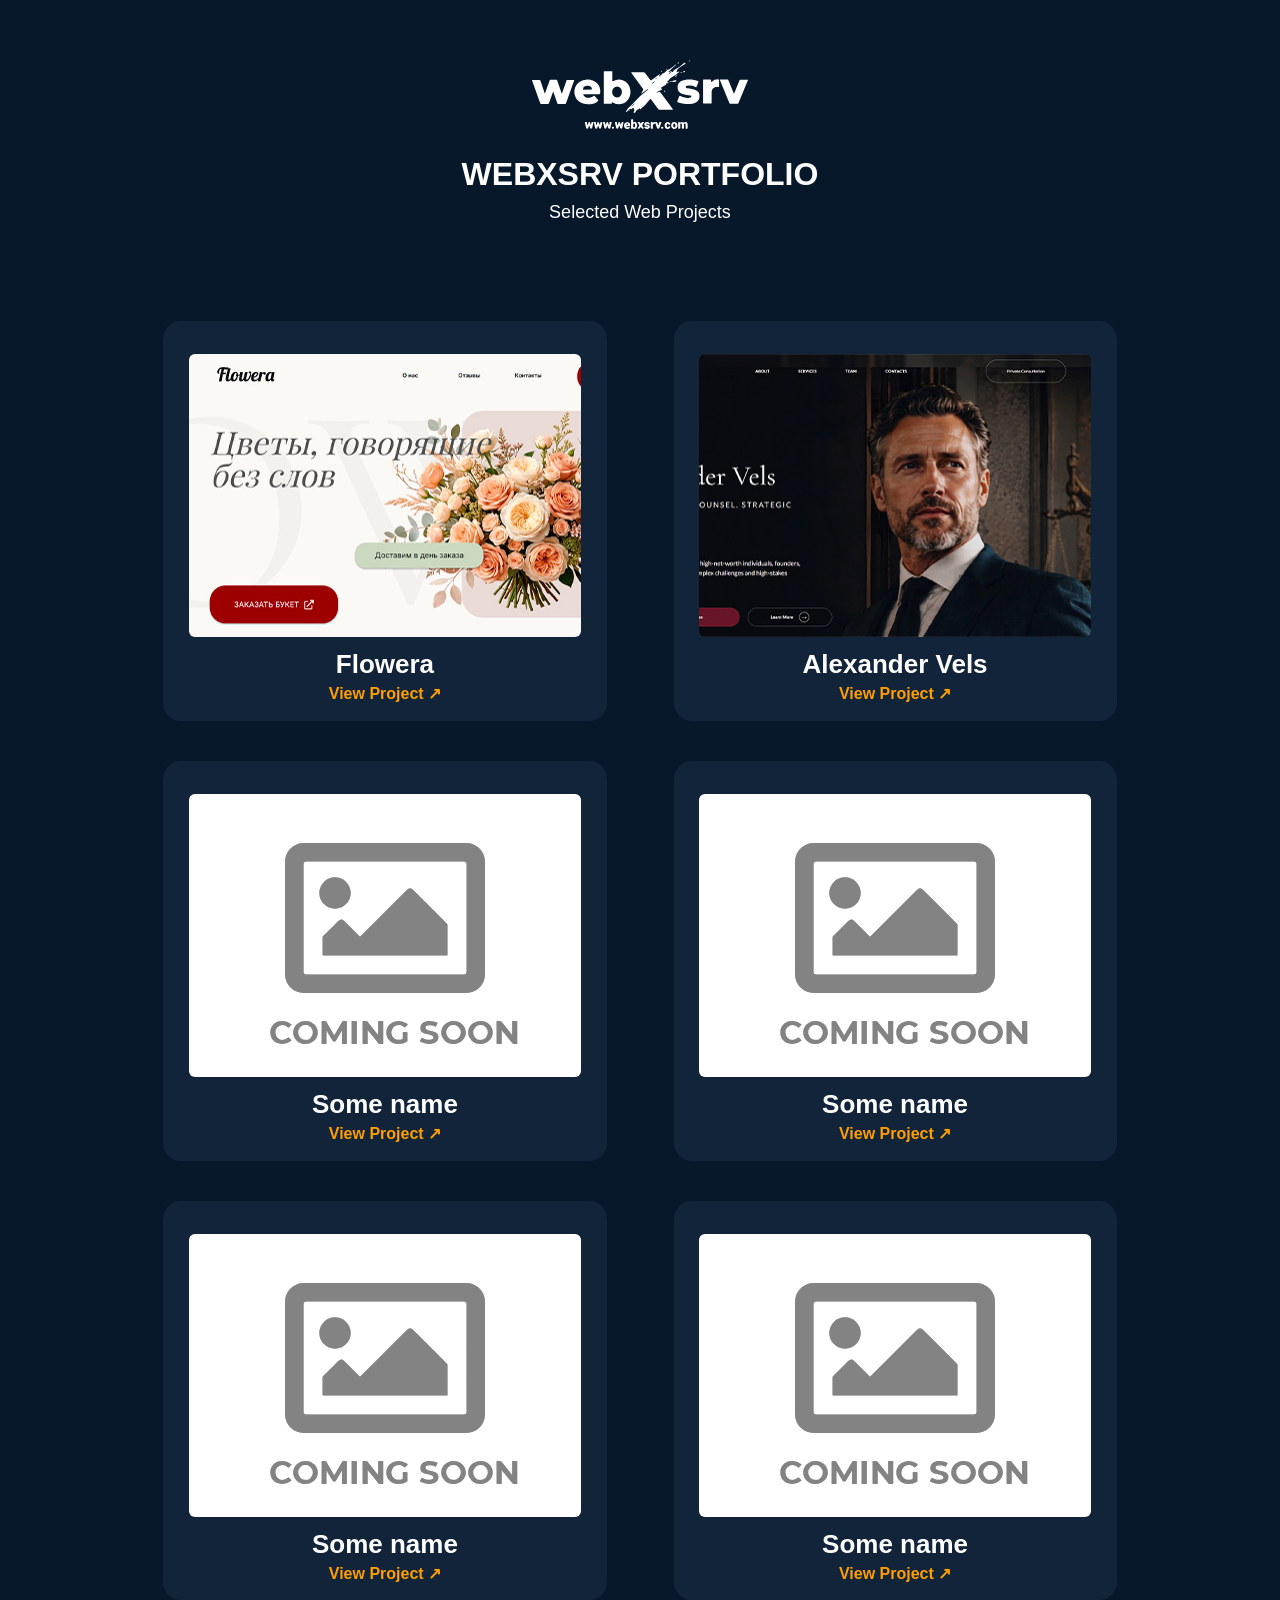
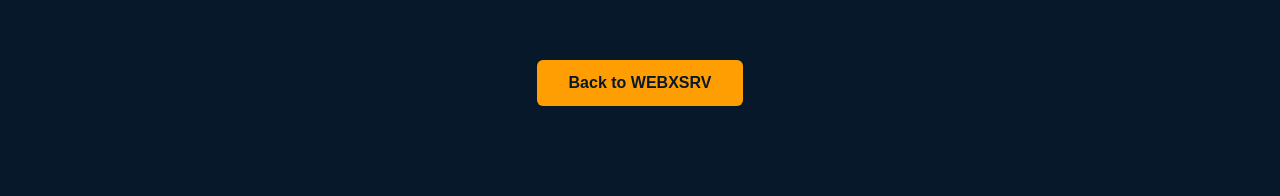
<file: index.html>
<!DOCTYPE html>
<html lang="en">
<head>
  <meta charset="UTF-8">
  <meta name="viewport" content="width=device-width, initial-scale=1.0">
 <meta name="googlebot" content="noindex, nofollow, noimageindex">
 <meta name="bingbot" content="noindex, nofollow, noimageindex">
	<title>WEBXSRV Portfolio</title>

  <style>
    * {
      box-sizing: border-box;
    }

    html,
    body {
      margin: 0;
      padding: 0;
      min-height: 100%;
      font-family: Arial, sans-serif;
      background: #07182a;
      color: #ffffff;
    }

    body {
      min-height: 100vh;
    }

    .portfolio {
      width: 100%;
      max-width: 1440px;
      margin: 0 auto;
      padding: 60px 240px 90px;
    }

    .portfolio__header {
      text-align: center;
      margin-bottom: 96px;
    }

    .portfolio__logo {
      display: block;
      width: 216px;
      height: 69px;
      margin: 0 auto 26px;
    }

    .portfolio__title {
      margin: 0 0 8px;
      font-size: 32px;
      font-weight: 700;
      line-height: 1.2;
      text-align: center;
      color: #ffffff;
      text-transform: uppercase;
    }

    .portfolio__subtitle {
      margin: 0;
      font-size: 18px;
      font-weight: 400;
      line-height: 1.3;
      text-align: center;
      color: #ffffff;
    }

    .portfolio__grid {
      display: grid;
      grid-template-columns: repeat(3, 443.16px);
      column-gap: 67px;
      row-gap: 40px;
      justify-content: center;
    }

    .project-card {
      width: 443.16px;
      height: 399.89px;
      padding: 33px 25.965px 26px;
      background: #112439;
      border-radius: 18px;
      text-align: center;
      overflow: hidden;
    }

    .project-card__image {
      display: block;
      width: 391.23px;
      height: 283.04px;
      margin: 0 auto 12px;
      object-fit: cover;
      border-radius: 6px;
    }

    .project-card__title {
      margin: 0 0 4px;
      font-size: 26px;
      font-weight: 700;
      line-height: 1.2;
      text-align: center;
      color: #ffffff;
    }

    .project-card__link {
      display: inline-flex;
      align-items: center;
      justify-content: center;
      gap: 4px;
      font-size: 16px;
      font-weight: 700;
      line-height: 1.2;
      text-align: center;
      color: #ff9e02;
      text-decoration: none;
    }

    .project-card__link:hover {
      color: #fff;
    }

    @media (max-width: 1439px) {
      .portfolio {
        max-width: 100%;
        padding-left: 40px;
        padding-right: 40px;
      }

      .portfolio__grid {
        grid-template-columns: repeat(2, 443.16px);
      }
    }
.portfolio__back {
  margin-top: 60px;
  text-align: center;
}
.portfolio__back-btn:hover {
  background: #647a91;
  color: #ffffff;
}
.portfolio__back-btn {
  transition: background 0.2s ease, color 0.2s ease;
}
.portfolio__back-btn {
  display: inline-block;
  padding: 14px 28px;
  background: #ff9e02;
  color: #07182a;
  font-size: 16px;
  font-weight: 700;
  text-decoration: none;
  border-radius: 6px;
  transition: 0.2s;
}

.portfolio__back-btn:hover {
  opacity: 0.9;
}
    @media (max-width: 1024px) {
      .portfolio {
        padding-top: 44px;
        padding-left: 24px;
        padding-right: 24px;
      }

      .portfolio__header {
        margin-bottom: 60px;
      }

      .portfolio__grid {
        grid-template-columns: 443.16px;
      }
    }

    @media (max-width: 520px) {
      .portfolio {
        padding: 40px 18px 70px;
      }

      .portfolio__logo {
        width: 180px;
        height: auto;
      }

      .portfolio__title {
        font-size: 28px;
      }

      .portfolio__subtitle {
        font-size: 16px;
      }

      .portfolio__grid {
        grid-template-columns: 1fr;
        row-gap: 32px;
      }

      .project-card {
        width: 100%;
        height: auto;
        min-height: 0;
        padding: 24px 18px 24px;
      }

      .project-card__image {
        width: 100%;
        height: auto;
        aspect-ratio: 391.23 / 283.04;
      }

      .project-card__title {
        font-size: 24px;
      }
    }
	.portfolio__back {
  width: 100%;
  margin-top: 60px;
  display: flex;
  justify-content: center;
}

.portfolio__back-btn {
  display: inline-flex;
  align-items: center;
  justify-content: center;
  padding: 14px 32px;
  background: #ff9e02;
  color: #07182a;
  font-family: Arial, sans-serif;
  font-size: 16px;
  font-weight: 700;
  text-decoration: none;
  border-radius: 6px;
  transition: 0.2s;
}

.portfolio__back-btn:hover {
  opacity: 0.9;
}
  </style>
</head>

<body>
  <main class="portfolio">
    <header class="portfolio__header">
      <img class="portfolio__logo" src="img/logo_webxsrv_white.svg" alt="WEBXSRV">

      <h1 class="portfolio__title">WEBXSRV Portfolio</h1>
      <p class="portfolio__subtitle">Selected Web Projects</p>
    </header>

    <section class="portfolio__grid" aria-label="Portfolio projects">
      <article class="project-card">
        <img class="project-card__image" src="img/covers/flowera_cover.jpg" alt="Smokko project preview">
        <h2 class="project-card__title">Flowera</h2>
        <a class="project-card__link" target="_blank" href="https://webxsrv.github.io/webxsrv/portfolio/flowera/" rel="nofollow">View Project ↗</a>
      </article>

      <article class="project-card">
        <img class="project-card__image" src="img/covers/Alexander Vels_cover.jpg" alt="Alexander Vels">
        <h2 class="project-card__title">Alexander Vels</h2>
        <a class="project-card__link" target="_blank" href="https://webxsrv.github.io/webxsrv/portfolio/vels/" rel="nofollow" >View Project ↗</a>
      </article>

      <article class="project-card">
        <img class="project-card__image" src="img/default.svg" alt="Smokko project preview">
        <h2 class="project-card__title">Some name</h2>
        <a class="project-card__link" href="#">View Project ↗</a>
      </article>

      <article class="project-card">
        <img class="project-card__image" src="img/default.svg" alt="Smokko project preview">
        <h2 class="project-card__title">Some name</h2>
        <a class="project-card__link" href="#">View Project ↗</a>
      </article>

      <article class="project-card">
        <img class="project-card__image" src="img/default.svg" alt="Smokko project preview">
        <h2 class="project-card__title">Some name</h2>
        <a class="project-card__link" href="#">View Project ↗</a>
      </article>

      <article class="project-card">
        <img class="project-card__image" src="img/default.svg" alt="Smokko project preview">
        <h2 class="project-card__title">Some name</h2>
        <a class="project-card__link" href="#">View Project ↗</a>
      </article>
    </section>
	</section>

<div class="portfolio__back">
  <a href="https://www.webxsrv.com" class="portfolio__back-btn">
    Back to WEBXSRV
  </a>
</div>
  </main>
</body>
</html>
</file>
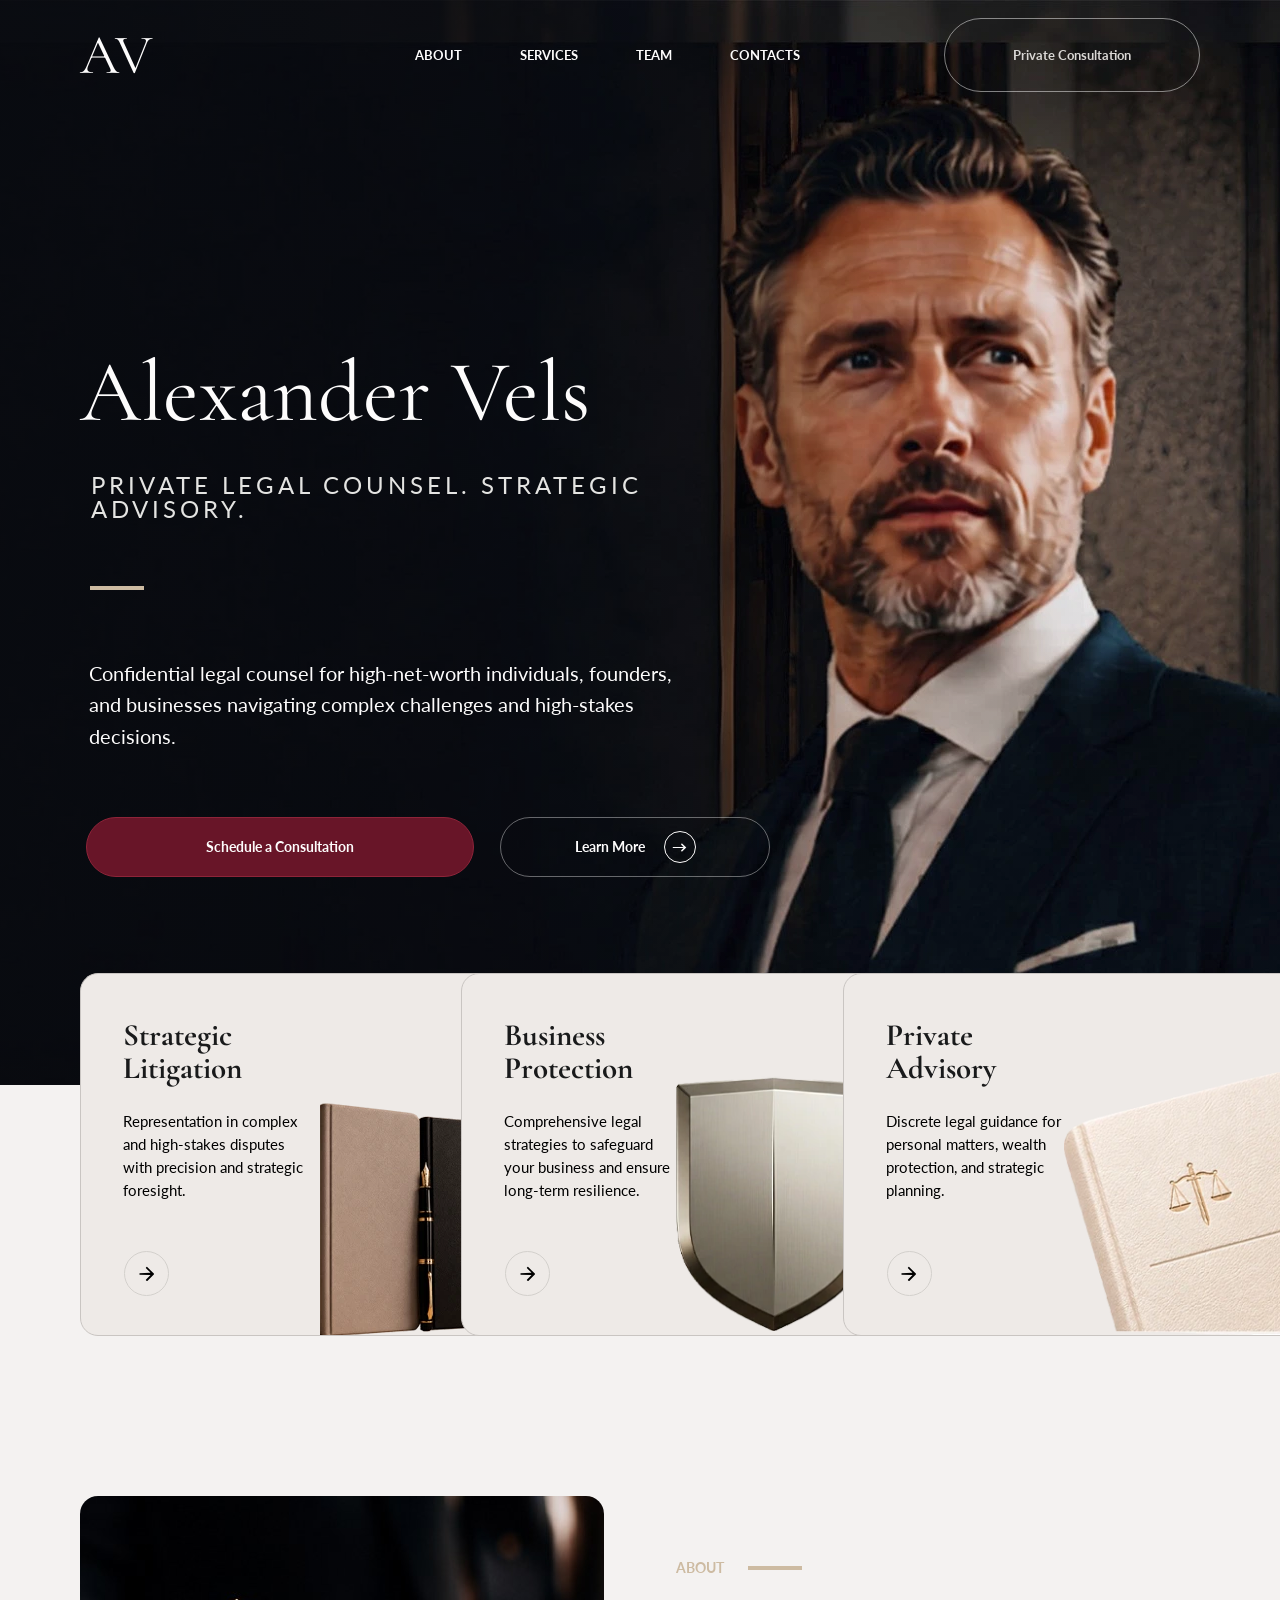
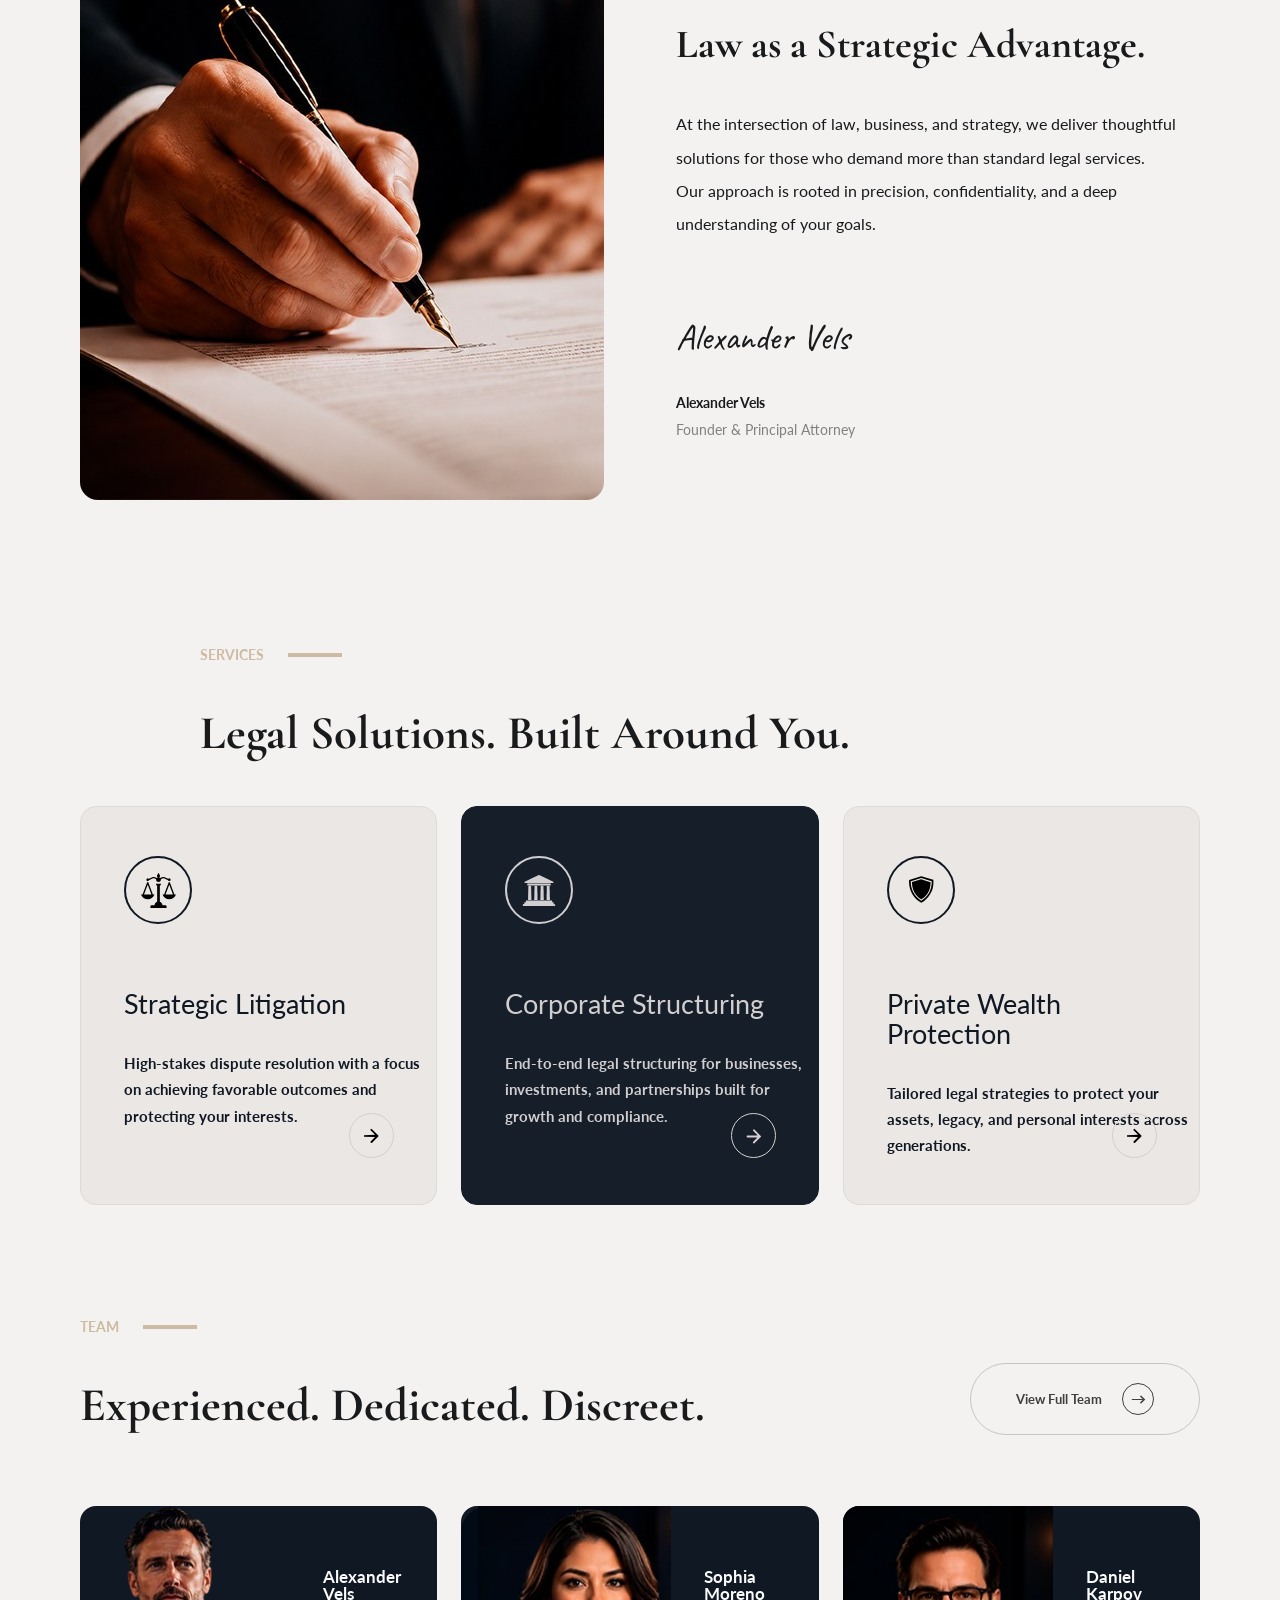
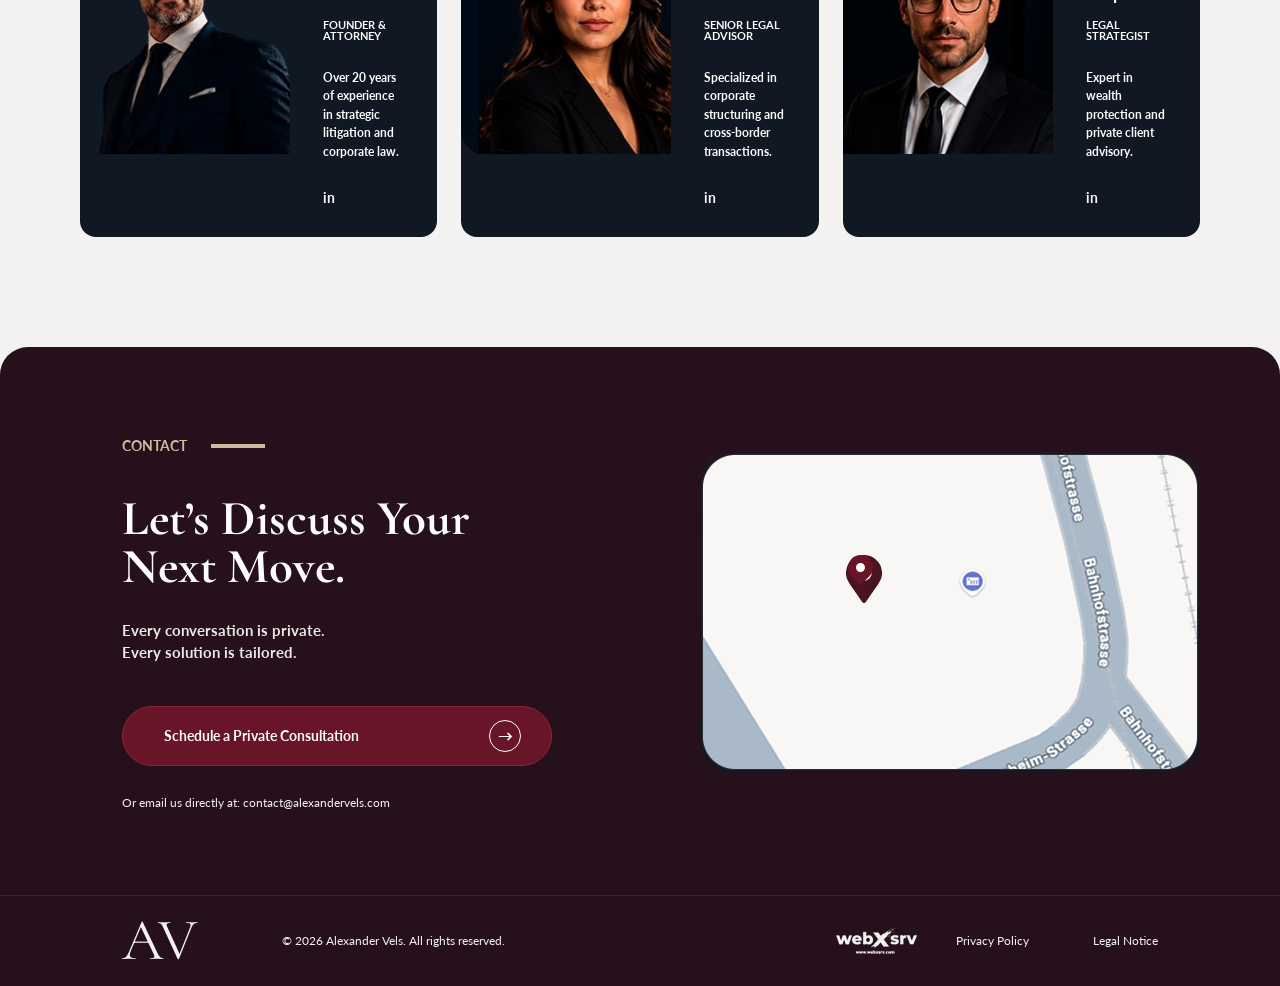
<file: portfolio/vels/index.html>
<!DOCTYPE html>
<html lang="en">
<head>
  <meta charset="UTF-8">
  <meta name="viewport" content="width=device-width, initial-scale=1.0">
  <title>Alexander Vels</title>
  <link rel="stylesheet" href="css/style.css">
  <link rel="stylesheet" href="css/mobile.css">
  <meta name="googlebot" content="noindex, nofollow, noimageindex">
 <meta name="bingbot" content="noindex, nofollow, noimageindex">
</head>
<body>

  <!-- Start hero section -->
  <section class="hero" id="hero">
    <div class="container">

      <header class="site-header">

        <a class="logo" href="/" aria-label="Alexander Vels home page" title="Alexander Vels">
          AV
        </a>

        <button
          class="nav-toggle"
          type="button"
          aria-label="Open navigation menu"
          aria-expanded="false"
          title="Open menu"
        >
          <span></span>
          <span></span>
        </button>

        <nav class="site-nav" aria-label="Primary navigation">
          <a href="#about" title="About Alexander Vels">about</a>
          <a href="#services" title="Legal services">services</a>
          <a href="#team" title="Legal team">team</a>
          <a href="#contacts" title="Contact Alexander Vels">contacts</a>
        </nav>

        <a
          class="header-button"
          href="#contacts"
          title="Request a private consultation"
        >
          Private Consultation
        </a>

      </header>

      <div class="hero-content">

        <h1 title="Alexander Vels legal advisory">
          Alexander Vels
        </h1>

        <p class="hero-subtitle">
          private legal counsel. strategic advisory.
        </p>

        <span class="section-line"></span>

        <p class="hero-lead">
          Confidential legal counsel for high-net-worth individuals, founders, and businesses navigating complex challenges and high-stakes decisions.
        </p>

        <div class="hero-actions">

          <a
            class="button button-primary"
            href="#contacts"
            title="Schedule a legal consultation"
          >
            Schedule a Consultation
          </a>

          <a
            class="button button-ghost"
            href="#about"
            title="Learn more about Alexander Vels"
          >
            Learn More
            <span aria-hidden="true">→</span>
          </a>

        </div>

      </div>
    </div>
  </section>
  <!-- End hero section -->

  <!-- start section advantages -->
<section class="advantages" aria-label="Key advantages">
  <div class="container advantages-grid">

    <article class="advantage-card">

      <div>
        <h2>Strategic<br>Litigation</h2>

        <p>
          Representation in complex and high-stakes disputes with precision and strategic foresight.
        </p>
      </div>

      <img
        src="img/advantage-litigation.webp"
        alt="Strategic litigation illustration"
        title="Strategic litigation illustration"
        aria-hidden="true"
      >

      <a
        class="round-link"
        href="#services"
        aria-label="Strategic Litigation details"
        title="Strategic Litigation details"
      >
        <img
          class="arrow_icon"
          src="img/svg/service-card-arrow.svg"
          alt="Arrow icon"
          title="Arrow icon"
        >
      </a>

    </article>

    <article class="advantage-card">

      <div>
        <h2>Business<br>Protection</h2>

        <p>
          Comprehensive legal strategies to safeguard your business and ensure long-term resilience.
        </p>
      </div>

      <img
        src="img/advantage-shield.webp"
        alt="Business protection illustration"
        title="Business protection illustration"
        aria-hidden="true"
      >

      <a
        class="round-link"
        href="#services"
        aria-label="Business Protection details"
        title="Business Protection details"
      >
        <img
          class="arrow_icon"
          src="img/svg/service-card-arrow.svg"
          alt="Arrow icon"
          title="Arrow icon"
        >
      </a>

    </article>

    <article class="advantage-card">

      <div>
        <h2>Private<br>Advisory</h2>

        <p>
          Discrete legal guidance for personal matters, wealth protection, and strategic planning.
        </p>
      </div>

      <img
        src="img/advantage-advisory.webp"
        alt="Private advisory illustration"
        title="Private advisory illustration"
        aria-hidden="true"
      >

      <a
        class="round-link"
        href="#services"
        aria-label="Private Advisory details"
        title="Private Advisory details"
      >
        <img
          class="arrow_icon"
          src="img/svg/service-card-arrow.svg"
          alt="Arrow icon"
          title="Arrow icon"
        >
      </a>

    </article>

  </div>
</section>
<!-- / end section advantages -->

  <!-- start section about -->
  <section class="about" id="about">
    <div class="container about-layout">
      <div class="about-image">
        <img src="img/about-signing.jpg" alt="Document signing">
      </div>
      <div class="about-content">
        <div class="eyebrow">about<span></span></div>
        <h2>Law as a Strategic Advantage.</h2>
        <p>At the intersection of law, business, and strategy, we deliver thoughtful solutions for those who demand more than standard legal services.<br>Our approach is rooted in precision, confidentiality, and a deep understanding of your goals.</p>
        <div class="signature">Alexander Vels</div>
        <strong>Alexander Vels</strong>
        <small>Founder &amp; Principal Attorney</small>
      </div>
    </div>
  </section>
  <!-- / end section about -->

  <!-- stert section services -->
<section class="services" id="services">
  <div class="container">
    <div class="section-heading">
      <div class="eyebrow">services<span></span></div>
      <h2>Legal Solutions. Built Around You.</h2>
    </div>

    <div class="services-grid">
      <article class="service-card">
        <div class="service-icon">
          <img
            class="service-icon-balance"
            src="img/svg/balance-scale-left.svg"
            alt="Balance scale icon"
            title="Balance scale icon"
          >
        </div>
        <h3>Strategic Litigation</h3>
        <p>High-stakes dispute resolution with a focus on achieving favorable outcomes and protecting your interests.</p>
        <a class="round-link" href="#contacts" aria-label="Strategic Litigation consultation" title="Strategic Litigation consultation">
          <img
            src="img/svg/service-card-arrow.svg"
            alt="Arrow icon"
            title="Arrow icon"
          >
        </a>
      </article>

      <article class="service-card service-card-dark">
        <div class="service-icon">
          <img
            class="service-icon-building"
            src="img/svg/building-columns.svg"
            alt="Building columns icon"
            title="Building columns icon"
          >
        </div>
        <h3>Corporate Structuring</h3>
        <p>End-to-end legal structuring for businesses, investments, and partnerships built for growth and compliance.</p>
        <a class="round-link" href="#contacts" aria-label="Corporate Structuring consultation" title="Corporate Structuring consultation">
          <img
            src="img/svg/service-card-arrow_dark.svg"
            alt="Arrow icon"
            title="Arrow icon"
          >
        </a>
      </article>

      <article class="service-card">
        <div class="service-icon">
          <img
            class="service-icon-lock"
            src="img/svg/lock.svg"
            alt="Lock icon"
            title="Lock icon"
          >
        </div>
        <h3>Private Wealth Protection</h3>
        <p>Tailored legal strategies to protect your assets, legacy, and personal interests across generations.</p>
        <a class="round-link" href="#contacts" aria-label="Private Wealth Protection consultation" title="Private Wealth Protection consultation">
          <img
            src="img/svg/service-card-arrow.svg"
            alt="Arrow icon"
            title="Arrow icon"
          >
        </a>
      </article>
    </div>
  </div>
</section>
<!-- / end section services -->
  <!-- старт section team -->
  <section class="team" id="team">
    <div class="container">
      <div class="team-header">
        <div>
          <div class="eyebrow">team<span></span></div>
          <h2>Experienced. Dedicated. Discreet.</h2>
        </div>
        <a class="team-button" href="#contacts">View Full Team <span>→</span></a>
      </div>

      <div class="team-grid">
        <article class="team-card">
          <img src="img/team-alexander.webp" alt="Alexander Vels">
          <div>
            <h3>Alexander Vels</h3>
            <span>FOUNDER &amp; ATTORNEY</span>
            <p>Over 20 years of experience in strategic litigation and corporate law.</p>
            <a href="#" aria-label="Alexander Vels LinkedIn">in</a>
          </div>
        </article>

        <article class="team-card">
          <img src="img/team-sophia.webp" alt="Sophia Moreno">
          <div>
            <h3>Sophia Moreno</h3>
            <span>SENIOR LEGAL ADVISOR</span>
            <p>Specialized in corporate structuring and cross-border transactions.</p>
            <a href="#" aria-label="Sophia Moreno LinkedIn">in</a>
          </div>
        </article>

        <article class="team-card">
          <img src="img/team-daniel.webp" alt="Daniel Karpov">
          <div>
            <h3>Daniel Karpov</h3>
            <span>LEGAL STRATEGIST</span>
            <p>Expert in wealth protection and private client advisory.</p>
            <a href="#" aria-label="Daniel Karpov LinkedIn">in</a>
          </div>
        </article>
      </div>
    </div>
  </section>
  <!-- / end section team -->

  <!-- start section contacts -->
  <section class="contacts" id="contacts">
    <div class="container contact-layout">
      <div class="contact-content">
        <div class="eyebrow">contact<span></span></div>
        <h2>Let’s Discuss Your<br>Next Move.</h2>
        <p>Every conversation is private.<br>Every solution is tailored.</p>
        <a class="button button-primary contact-button" href="mailto:contact@alexandervels.com">Schedule a Private Consultation <span>→</span></a>
        <small>Or email us directly at: contact@alexandervels.com</small>
      </div>
      <div class="contact-map">
        <img src="img/map.png" alt="Office location map">
        <span class="map-marker" aria-hidden="true"></span>
      </div>
    </div>

    <footer class="footer">
      <div class="container footer-layout">
        <a class="footer-logo-mn" href="#hero" aria-label="Alexander Vels">AV</a>
        <p>© 2026 Alexander Vels. All rights reserved.</p>
        <img src="img/webxsrv.png" alt="webxsrv">
        <nav aria-label="Legal navigation">
          <a href="#">Privacy Policy</a>
          <a href="#">Legal Notice</a>
        </nav>
      </div>
    </footer>
  </section>
  <!-- / end section contacts -->

  <script src="js/main.js"></script>
</body>
</html>
</file>
<file: portfolio/vels/css/style.css>
/* Google Fonts */
@import url('https://fonts.googleapis.com/css2?family=Cormorant+Garamond:wght@400;500;600;700&family=Lato:wght@400;700&display=swap');
@import url('https://fonts.googleapis.com/css2?family=Caveat:wght@400..700&display=swap');
:root {
  --color-page: #f4f2f1;
  --color-cream: #ebe7e4;
  --color-dark: #101823;
  --color-ink: #191a1b;
  --color-muted: #81807e;
  --color-gold: #cdbba2;
  --color-red: #681528;
  --color-contact: #25101b;
  --container: 1440px;
  --gutter: 24px;
}

*,
*::before,
*::after {
  box-sizing: border-box;
}

html {
  scroll-behavior: smooth;
}

body {
  margin: 0;
  background: var(--color-page);
  color: var(--color-ink);
  font-family: "Lato", Arial, sans-serif;
  font-size: 18px;
  line-height: 1.55;
}

img {
  display: block;
  max-width: 100%;
}

a {
  color: inherit;
  text-decoration: none;
}

.container {
  width: min(var(--container), calc(100% - 48px));
  margin: 0 auto;
}

.eyebrow {
  display: flex;
  align-items: center;
  gap: 24px;
  color: var(--color-gold);
  font-size: 14px;
  font-weight: 700;
  line-height: 1;
  text-transform: uppercase;
}

.eyebrow span,
.section-line {
  display: inline-block;
  width: 54px;
  height: 4px;
  background: var(--color-gold);
}

.button {
  display: inline-flex;
  align-items: center;
  justify-content: center;
  min-height: 60px;
  border-radius: 34px;
  font-size: 14px;
  font-weight: 700;
  line-height: 1;
  transition: border-color .2s ease, background .2s ease, transform .2s ease;
}

.button:hover,
.round-link:hover,
.team-button:hover,
.header-button:hover {
  transform: translateY(-1px);
}

.button-primary {
  min-width: 388px;
  padding: 0 40px;
  background: var(--color-red);
  border: 1px solid #8e2439;
  color: #fdfcfc;
}

.button-ghost {
  min-width: 270px;
  gap: 19px;
  border: 1px solid rgba(255, 255, 255, .38);
  color: #fdfcfc;
  transition: background .2s ease, border-color .2s ease, transform .2s ease;
}

.button-ghost:hover {
  background: #66747B;
  border-color: #66747B;
}

.button-ghost span,
.contact-button span,
.team-button span {
  display: inline-flex;
  align-items: center;
  justify-content: center;
  width: 32px;
  height: 32px;
  border: 1px solid currentColor;
  border-radius: 50%;
  font-size: 15px;
}

.round-link {
  display: inline-flex;
  align-items: center;
  justify-content: center;
  width: 45px;
  height: 45px;
  border: 1px solid #d3d0cc;
  border-radius: 50%;
  color: #3c3839;
  font-size: 20px;
  line-height: 1;
  transition: transform .2s ease, border-color .2s ease;
}

/* =========================================================
   START : HERO SECTION
========================================================= */

.hero {
  min-height: 1085px;
  background:
    linear-gradient(90deg, rgba(9, 11, 16, .88) 0%, rgba(9, 11, 16, .74) 38%, rgba(9, 11, 16, .1) 68%),
    url("../img/hero.webp") center top / cover no-repeat;
  color: #fdfcfc;
}

.site-header {
  display: grid;
  grid-template-columns: 190px 1fr auto;
  align-items: center;
  min-height: 110px;
}

.logo,
.footer-logo {
  font-family: "Cormorant Garamond", serif;
  font-size: 56px;
  line-height: 1;
  letter-spacing: 0;
}

.site-nav {
  justify-self: center;
  display: flex;
  align-items: center;
  gap: 92px;
  font-size: 13px;
  font-weight: 700;
  line-height: 1;
  text-transform: uppercase;
}

.site-nav a {
  transition: color .2s ease;
}

.site-nav a:hover {
  color: #aaa8a8;
}

.header-button {
  position: relative;
  overflow: hidden;
  display: inline-flex;
  align-items: center;
  justify-content: center;
  width: 256px;
  height: 74px;
  border: 1px solid rgba(255, 255, 255, .48);
  border-radius: 40px;
  color: #dad8d5;
  font-size: 13px;
  font-weight: 700;
  transition: transform .2s ease, border-color .2s ease, background .2s ease;
}

.header-button:hover {
  background: #596166;
  border-color: #596166;
}

.header-button::before {
  content: "";
  position: absolute;
  top: -120%;
  left: -40%;
  width: 7%;
  height: 320%;
  background: rgba(255, 255, 255, 0.35);
  transform: rotate(25deg);
  pointer-events: none;

  /* speed animation */
  animation: headerButtonShine 3.2s linear infinite;
}

@keyframes headerButtonShine {
  0% {
    left: -45%;
  }

  100% {
    left: 145%;
  }
}

.nav-toggle {
  display: none;
}

.hero-content {
  width: 715px;
  padding-top: 244px;
}

.hero h1 {
  margin: 0;
  font-family: "Cormorant Garamond", serif;
  font-size: 87px;
  font-weight: 400;
  line-height: .9;
  letter-spacing: 0;
}

.hero-subtitle {
  margin: 41px 0 49px 11px;
  color: #e4e4e2;
  font-family: "Lato", Arial, sans-serif;
  font-size: 24px;
  line-height: 1;
  letter-spacing: 4px;
  text-transform: uppercase;
}

.hero .section-line {
  margin-left: 10px;
}

.hero-lead {
  width: 600px;
  margin: 60px 0 0 9px;
  color: #fdfcfc;
  font-size: 20px;
  line-height: 1.56;
}

.hero-actions {
  display: flex;
  gap: 26px;
  margin-top: 65px;
  margin-left: 6px;
}

/* =========================================================
   END: HERO SECTION
========================================================= */
/* =========================================================
   START : ADVANTAGES SECTION
========================================================= */

.advantages {
  position: relative;
  z-index: 2;
  margin-top: -112px;
}

.advantages-grid {
  display: grid;
  grid-template-columns: repeat(3, 1fr);
  gap: var(--gutter);
}

.advantage-card {
  position: relative;
  width: 465.42px;
  min-height: 363px;
  overflow: hidden;
  padding: 45px 42px 38px;
  background: #eeeae7;
  border: 1px solid #c9c5c2;
  border-radius: 18px;
}

.advantage-card h2 {
  position: relative;
  z-index: 2;
  margin: 0 0 25px;
  font-family: "Cormorant Garamond", "GFS Didot", Georgia, serif;
  font-size: 31px;
  font-weight: 700;
  line-height: 1.06;
}

.advantage-card p {
  position: relative;
  z-index: 2;
  width: 180px;
  margin: 0;
  color: #000;
  font-size: 15px;
  line-height: 1.55;
}

.advantage-card > img {
  position: absolute;
  right: 0;
  bottom: 0;
  transform: translate(3px, 1px);
  max-width: 53%;
}

.advantage-card:nth-child(2) > img {
  right: 58px;
  bottom: 5px;
  max-width: 42%;
}

.advantage-card .round-link {
  position: absolute;
  left: 43px;
  bottom: 39px;
  z-index: 3;
  display: flex;
  align-items: center;
  justify-content: center;
}

.advantage-card .round-link .arrow_icon {
  display: block;
  width: 16px;
  height: 16px;
}

/* =========================================================
   END: ADVANTAGES SECTION
========================================================= */

/* =========================================================
   START : ABOUT SECTION
========================================================= */

.about {
  padding: 160px 0 112px;
}

.about-layout {
  display: grid;
  grid-template-columns: 779px 1fr;
  gap: 114px;
  align-items: center;
}

.about-image {
  overflow: hidden;
  border-radius: 18px;
}

.about-image img {
  width: 100%;
  height: 604px;
  object-fit: cover;
}

.about-content {
  padding-top: 2px;
}

.about-content h2,
.section-heading h2,
.team-header h2,
.contact-content h2 {
  margin: 47px 0 0;
  font-family: "Cormorant Garamond", "GFS Didot", Georgia, serif;
  font-weight: 700;
  letter-spacing: 0;
}

.about-content h2 {
  font-size: 40px;
  line-height: 1.1;
}

.about-content p {
  width: 520px;
  margin: 41px 0 0;
  font-size: 16px;
  line-height: 2.08;
}

.signature {
  margin-top: 78px;
  font-family: "Caveat", cursive;
  font-size: 36px;
  line-height: 1;
}

.about-content strong {
  display: block;
  margin-top: 41px;
  font-size: 14px;
  line-height: 1;
}

.about-content small {
  display: block;
  margin-top: 13px;
  color: var(--color-muted);
  font-size: 14px;
  line-height: 1;
}

/* =========================================================
   END: ABOUT SECTION
========================================================= */

/* =========================================================
   START : SERVICES SECTION
========================================================= */

.services {
  padding: 36px 0 112px;
}

.section-heading {
  margin-left: 120px;
}

.section-heading h2,
.team-header h2 {
  font-size: 47px;
  line-height: 1.05;
}

.services-grid {
  display: grid;
  grid-template-columns: repeat(3, 1fr);
  gap: var(--gutter);
  margin-top: 48px;
}

.service-card {
  position: relative;
  min-height: 399px;
  padding: 49px 43px 43px;
  background: #ebe7e4;
  border: 1px solid #dedad7;
  border-radius: 16px;
  color: var(--color-dark);
}

.service-card-dark {
  background: #161e2a;
  border-color: #161e2a;
  color: #d1ced0;
}

.service-icon {
  display: inline-flex;
  align-items: center;
  justify-content: center;
  width: 68px;
  height: 68px;
  border: 2px solid currentColor;
  border-radius: 50%;
  font-size: 34px;
  line-height: 1;
}

.service-icon img {
  display: block;
}

.service-icon-balance {
  width: 43px;
  height: 35px;
}

.service-icon-building {
  width: 34px;
  height: 31px;
}

.service-icon-lock {
  width: 30px;
  height: 35px;
}

.service-card h3 {
  margin: 65px 0 0;
  font-size: 27px;
  font-weight: 400;
  line-height: 1.1;
}

.service-card p {
  width: 310px;
  margin: 31px 0 0;
  font-size: 15px;
  font-weight: 700;
  line-height: 1.75;
}

.service-card .round-link {
  position: absolute;
  right: 42px;
  bottom: 46px;
  color: currentColor;
}

.service-card .round-link img {
  display: block;
  width: 15px;
  height: 16px;
}

.service-card-dark .round-link {
  color: #cfcac6;
}

/* =========================================================
   END: SERVICES SECTION
========================================================= */

/* =========================================================
   START : TEAM SECTION
========================================================= */

.team {
  padding: 0 0 110px;
}

.team-header {
  display: flex;
  align-items: flex-end;
  justify-content: space-between;
  padding-top: 3px;
}

.team-button {
  display: inline-flex;
  align-items: center;
  justify-content: center;
  gap: 20px;
  width: 230px;
  height: 72px;
  margin-bottom: -4px;
  border: 1px solid #c8c6c4;
  border-radius: 38px;
  color: #403e40;
  font-size: 13px;
  font-weight: 700;
  transition: transform .2s ease;
}

.team-grid {
  display: grid;
  grid-template-columns: repeat(3, 1fr);
  gap: var(--gutter);
  margin-top: 75px;
}

.team-card {
  display: grid;
  grid-template-columns: 210px 1fr;
  min-height: 248px;
  overflow: hidden;
  background: #101823;
  border-radius: 16px;
  color: #fbfbfb;
}

.team-card img {
  width: 100%;
  height: 248px;
  object-fit: cover;
  object-position: top center;
}

.team-card div {
  padding: 62px 33px 26px;
}

.team-card h3 {
  margin: 0;
  font-size: 17px;
  font-weight: 700;
  line-height: 1;
}

.team-card span {
  display: block;
  margin-top: 17px;
  font-size: 11px;
  font-weight: 700;
  line-height: 1;
}

.team-card p {
  margin: 28px 0 0;
  font-size: 12px;
  font-weight: 700;
  line-height: 1.55;
}

.team-card a {
  display: inline-block;
  margin-top: 25px;
  font-size: 14px;
  font-weight: 700;
}

/* =========================================================
   END: TEAM SECTION
========================================================= */

/* =========================================================
   START : CONTACTS SECTION
========================================================= */

.contacts {
  overflow: hidden;
  padding-top: 92px;
  background: var(--color-contact);
  border-radius: 28px 28px 0 0;
  color: #f4f2f1;
}

.contact-layout {
  display: grid;
  grid-template-columns: 1fr 500px;
  gap: 170px;
  align-items: start;
  padding-bottom: 86px;
}

.contact-content {
  padding-left: 42px;
}

.contact-content h2 {
  margin-top: 42px;
  color: #fdfdfd;
  font-size: 49px;
  line-height: .98;
}

.contact-content p {
  margin: 28px 0 0;
  color: #ebeae6;
  font-size: 15px;
  font-weight: 700;
  line-height: 1.5;
}

.contact-button {
  justify-content: space-between;
  width: 430px;
  min-width: 0;
  margin-top: 42px;
  padding: 0 30px 0 41px;
}

.contact-content small {
  display: block;
  margin-top: 31px;
  color: #f4f2f1;
  font-size: 12px;
  line-height: 1;
}

.contact-map {
  position: relative;
  overflow: hidden;
  width: 500px;
  height: 320px;
  margin-top: 13px;
  border-radius: 24px;
}

.contact-map img {
  width: 100%;
  height: 100%;
  object-fit: cover;
}

.map-marker {
  position: absolute;
  left: 148px;
  top: 103px;
  width: 25px;
  height: 25px;
  background: #681528;
  border-radius: 50% 50% 50% 0;
  transform: rotate(-45deg);
}

.map-marker::after {
  content: "";
  position: absolute;
  left: 8px;
  top: 8px;
  width: 9px;
  height: 9px;
  background: #fff;
  border-radius: 50%;
}

/* =========================================================
   END: CONTACTS SECTION
========================================================= */

/* =========================================================
   START : FOOTER SECTION
========================================================= */

.footer {
  border-top: 1px solid rgba(255, 255, 255, .08);
}

.footer-layout {
  display: grid;
  grid-template-columns: 160px 1fr 120px auto;
  align-items: center;
  min-height: 90px;
  padding: 0 42px;
}

.footer-logo {
  color: #fffdf7;
  font-size: 42px;
}
.footer-logo-mn {
    font-family: 'Cormorant Garamond', serif !important;
    font-size: 59px !important;
    font-weight: 400;
    line-height: 1;
}
.footer p,
.footer a {
  color: #f4f2f1;
  font-size: 12px;
  line-height: 1;
}

.footer img {
  width: 81px;
  height: auto;
}

.footer nav {
  display: flex;
  gap: 64px;
}

/* =========================================================
   END: FOOTER SECTION
========================================================= */

@media (max-width: 1200px) {
  .site-header {
    grid-template-columns: auto auto;
  }

  .nav-toggle {
    justify-self: end;
    display: inline-flex;
    flex-direction: column;
    justify-content: center;
    gap: 7px;
    width: 48px;
    height: 48px;
    border: 1px solid rgba(255, 255, 255, .35);
    border-radius: 50%;
    background: transparent;
  }

  .nav-toggle span {
    display: block;
    width: 20px;
    height: 2px;
    margin: 0 auto;
    background: #fff;
  }

  .site-nav,
  .header-button {
    display: none;
  }

.site-nav.is-open {
    position: absolute;
    width: 100%;
    left: 24px;
    right: 24px;
    top: 96px;
    z-index: 10;
    display: grid;
    gap: 0;
    padding: 20px;
    background: rgba(16, 24, 35, .96);
    border: 1px solid rgba(255, 255, 255, .15);
    border-radius: 16px;
    text-align: center;
}

  .site-nav.is-open a {
    padding: 14px;
  }

  .hero-content,
  .hero-lead,
  .about-content p {
    width: min(100%, 650px);
  }

  .advantages-grid,
  .services-grid,
  .team-grid {
    grid-template-columns: 1fr;
  }

  .about-layout,
  .contact-layout {
    grid-template-columns: 1fr;
    gap: 48px;
  }

  .section-heading {
    margin-left: 0;
  }

  .team-card {
    grid-template-columns: 220px 1fr;
  }
}

@media (max-width: 640px) {
  .container {
    width: min(100% - 32px, var(--container));
  }

  .hero {
    min-height: 860px;
    background-position: 58% top;
  }

  .hero-content {
    padding-top: 125px;
  }

  .hero h1 {
    font-size: 52px;
  }

  .hero-subtitle {
    margin-left: 0;
    font-size: 13px;
    letter-spacing: 3px;
  }

  .hero-lead {
    margin-left: 0;
    font-size: 17px;
  }

  .hero-actions {
    flex-direction: column;
    margin-left: 0;
  }

  .button-primary,
  .button-ghost,
  .contact-button {
    width: 100%;
    min-width: 0;
  }

  .advantages {
    margin-top: -70px;
  }

  .advantage-card,
  .service-card {
    min-height: 330px;
    padding: 34px 28px;
  }

  .about {
    padding-top: 80px;
  }

  .about-image img {
    height: 380px;
  }

  .about-content h2,
  .section-heading h2,
  .team-header h2,
  .contact-content h2 {
    font-size: 34px;
  }

  .team-header {
    align-items: flex-start;
    flex-direction: column;
    gap: 24px;
  }

  .team-card {
    grid-template-columns: 42% 1fr;
  }

  .team-card div {
    padding: 36px 22px 22px;
  }

  .contact-content {
    padding-left: 0;
  }

  .contact-map {
    width: 100%;
    height: 260px;
  }

  .footer-layout {
    grid-template-columns: 1fr;
    gap: 22px;
    padding: 28px 0;
  }

  .footer nav {
    gap: 32px;
  }
}
</file>
<file: portfolio/vels/css/mobile.css>
/* =========================================================
   START : RESPONSIVE
========================================================= */

@media (max-width: 1439px) {
  .container {
    width: calc(100% - 160px);
  }

  .site-nav {
    gap: 58px;
  }

  .advantages-grid,
  .services-grid,
  .team-grid {
    grid-template-columns: repeat(3, minmax(0, 1fr));
  }

  .about-layout {
    grid-template-columns: minmax(0, 1fr) minmax(0, 1fr);
    gap: 72px;
  }

  .about-content p {
    width: 100%;
  }

  .contact-layout {
    grid-template-columns: minmax(0, 1fr) 500px;
    gap: 90px;
  }
}

@media (max-width: 1279px) {
  .container {
    width: calc(100% - 96px);
  }

  .site-header {
    grid-template-columns: auto auto;
  }

  .nav-toggle {
    justify-self: end;
    display: inline-flex;
    align-items: center;
    justify-content: center;
    width: 52px;
    height: 52px;
    min-width: 52px;
    min-height: 52px;
    padding: 0;
    overflow: visible;
    border: 0;
    border-radius: 15%;
    background: #dad8d5;
    color: #000000;
    cursor: pointer;
  }

  .site-nav {
    position: fixed;
    top: 92px;
    left: 48px;
    right: 48px;
    z-index: 1000;
    display: grid;
    gap: 0;
    padding: 20px;
    background: rgba(16, 24, 35, .97);
    border: 1px solid rgba(255, 255, 255, .15);
    border-radius: 16px;
    opacity: 0;
    visibility: hidden;
    pointer-events: none;
    transform: translateY(-12px);
    transition: opacity .25s ease, visibility .25s ease, transform .25s ease;
  }

  .site-nav.is-open {
    opacity: 1;
    visibility: visible;
    pointer-events: auto;
    transform: translateY(0);
  }

  .site-nav a {
    padding: 16px;
  }

  .header-button {
    display: none;
  }

  .hero {
    min-height: 960px;
    background-position: 63% top;
  }

  .hero-content {
    width: 55%;
    padding-top: 170px;
  }

  .hero h1 {
    font-size: clamp(64px, 7vw, 80px);
  }

  .hero-lead {
    width: 100%;
  }

  .advantages-grid,
  .services-grid,
  .team-grid {
    grid-template-columns: repeat(2, minmax(0, 1fr));
  }

  .about-layout,
  .contact-layout {
    grid-template-columns: 1fr;
    gap: 48px;
  }

  .about-image img {
    height: auto;
    aspect-ratio: 779 / 604;
  }

  .section-heading {
    margin-left: 0;
  }

  .contact-content {
    padding-left: 0;
  }

  .contact-map {
    width: 100%;
    height: auto;
    aspect-ratio: 500 / 320;
  }

  .footer-layout {
    grid-template-columns: 120px 1fr auto auto;
    gap: 24px;
  }
}

@media (max-width: 767px) {
  .container {
    width: calc(100% - 32px);
  }

  .site-header {
    min-height: 88px;
  }

  .logo {
    font-size: 50px;
  }

  .site-nav {
    top: 84px;
    left: 16px;
    right: 16px;
  }

  .hero {
    min-height: 890px;
    background-position: 68% top;
  }

  .hero-content {
    width: 100%;
    padding-top: 150px;
  }

  .hero h1 {
    font-size: 52px;
  }

  .hero-subtitle {
    margin-left: 0;
    font-size: 13px;
    letter-spacing: 3px;
  }

  .hero-lead {
    width: 100%;
    margin-left: 0;
    font-size: 17px;
  }

  .hero-actions {
    flex-direction: column;
    margin-left: 0;
  }

  .button-primary,
  .button-ghost,
  .contact-button {
    width: 100%;
    min-width: 0;
  }

  .advantages {
    margin-top: -70px;
  }

  .advantages-grid,
  .services-grid,
  .team-grid {
    grid-template-columns: 1fr;
  }

  .advantage-card {
    min-height: 360px;
    padding: 34px 28px;
  }

  .advantage-card p {
    width: 56%;
  }

  .advantage-card > img {
    right: 0;
    bottom: 0;
    max-width: 47%;
    transform: none;
  }

  .advantage-card:nth-child(2) > img {
    right: 12px;
    bottom: 0;
    max-width: 44%;
  }

  .advantage-card:nth-child(3) > img {
    right: 0;
    bottom: 0;
    max-width: 48%;
  }

  .advantage-card .round-link {
    left: 28px;
    bottom: 34px;
  }

  .about {
    padding: 80px 0 90px;
  }

  .about-content h2,
  .section-heading h2,
  .team-header h2,
  .contact-content h2 {
    font-size: 34px;
  }

  .service-card {
    min-height: 360px;
    padding: 34px 28px;
  }

  .service-card p {
    width: 100%;
  }
.service-card .round-link {
    position: absolute;
    right: 42px;
    bottom: 17px;
    color: currentColor;
}
  .team-header {
    align-items: flex-start;
    flex-direction: column;
    gap: 24px;
  }

  .team-card {
    grid-template-columns: 42% 1fr;
  }

  .team-card div {
    padding: 36px 22px 22px;
  }

  .contacts {
    padding-top: 72px;
  }

  .footer-layout {
    grid-template-columns: 1fr;
    gap: 22px;
    padding: 28px 0;
  }

  .footer nav {
    flex-direction: column;
    gap: 16px;
  }
}

@media (max-width: 479px) {
  .hero {
    min-height: 860px;
  }

  .hero h1 {
    font-size: 46px;
  }

  .advantage-card {
    min-height: 360px;
  }

  .advantage-card p {
    width: 58%;
    font-size: 14px;
    line-height: 1.5;
  }

  .advantage-card > img {
    max-width: 44%;
  }

  .advantage-card:nth-child(2) > img {
    right: 10px;
    max-width: 42%;
  }

  .team-card {
    grid-template-columns: 1fr;
  }

  .team-card img {
    height: auto;
    aspect-ratio: 1 / 1;
  }
}
/* =========================================================
   START : MOBILE OVERFLOW FIX
========================================================= */

@media (max-width: 767px) {
  html,
  body {
    width: 100%;
    max-width: 100%;
    overflow-x: hidden;
  }

  .container {
    width: calc(100% - 32px);
    max-width: calc(100% - 32px);
  }

  .hero {
    min-height: auto;
    padding-bottom: 90px;
    background:
      linear-gradient(90deg, rgba(9, 11, 16, .88) 0%, rgba(9, 11, 16, .74) 55%, rgba(9, 11, 16, .35) 100%),
      url("../img/hero.webp") 62% top / cover no-repeat;
  }

  .site-header {
    grid-template-columns: auto 52px;
    width: 100%;
  }

  .hero-content {
    width: 100%;
    max-width: 100%;
    padding-top: 120px;
  }

  .hero h1 {
    max-width: 100%;
    font-size: 52px;
    line-height: .95;
    overflow-wrap: normal;
  }

  .hero-subtitle {
    max-width: 100%;
    margin-left: 0;
    font-size: 13px;
    line-height: 1.35;
    letter-spacing: 3px;
  }

  .hero-lead {
    width: 100%;
    max-width: 100%;
    margin-left: 0;
    font-size: 17px;
    line-height: 1.55;
  }

  .hero-actions {
    width: 100%;
    margin-left: 0;
    flex-direction: column;
  }

  .button-primary,
  .button-ghost {
    width: 100%;
    min-width: 0;
    max-width: 100%;
  }

  .advantages {
    margin-top: 0;
  }

  .advantages-grid {
    width: calc(100% - 32px);
    max-width: calc(100% - 32px);
    grid-template-columns: 1fr;
  }

  .advantage-card {
    width: 100%;
    max-width: 100%;
    min-height: 360px;
  }

  .advantage-card p {
    width: 58%;
  }

  .advantage-card > img {
    max-width: 44%;
    right: 0;
    bottom: 0;
    transform: none;
  }

  .advantage-card:nth-child(2) > img {
    right: 10px;
    bottom: 0;
    max-width: 42%;
  }
}

/* =========================================================
   END : MOBILE OVERFLOW FIX
========================================================= */

/* =========================================================
   END: RESPONSIVE
========================================================= */
</file>
